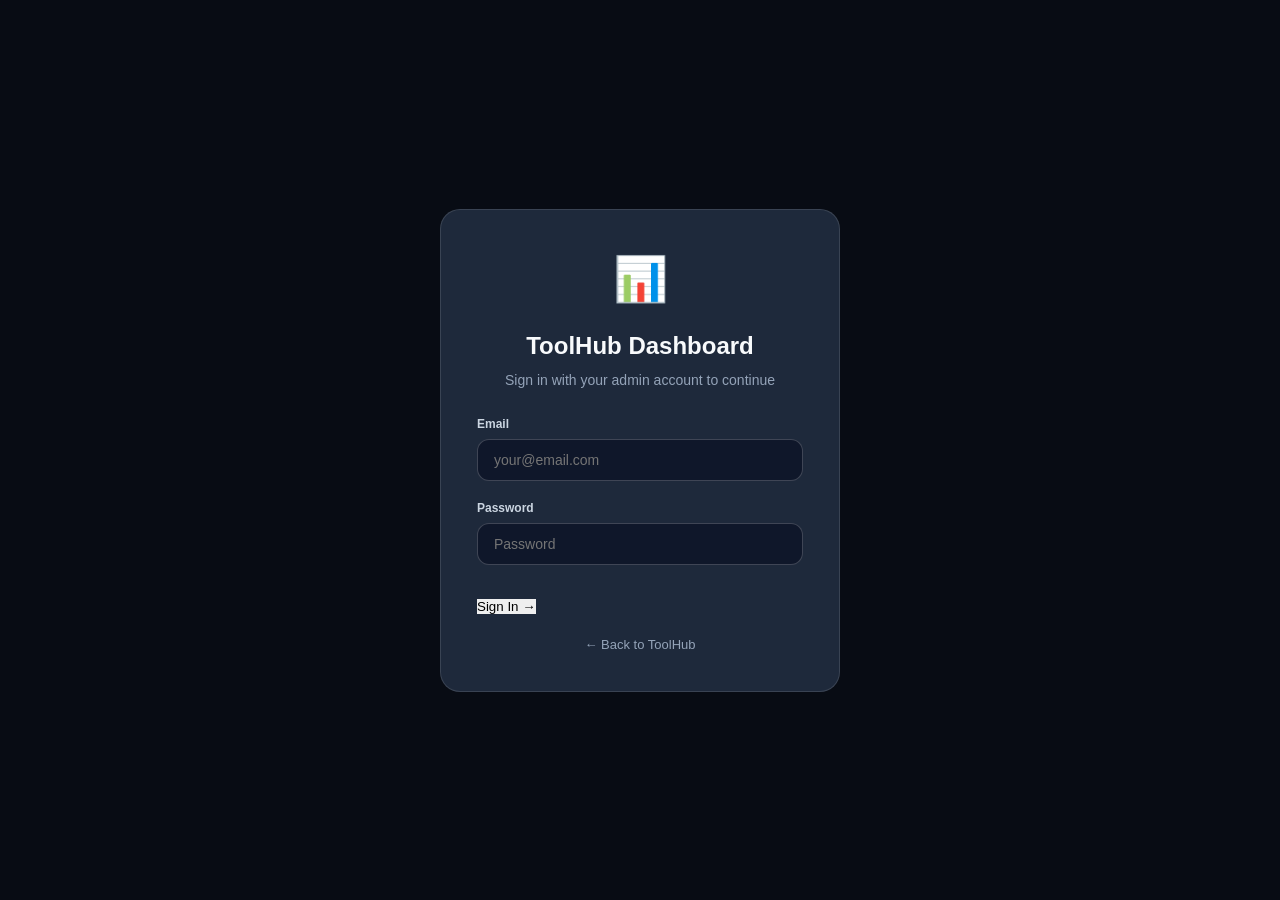
<file: admin-view.html>
<!DOCTYPE html>
<html lang="en">
<head>
  <meta charset="UTF-8">
  <meta name="viewport" content="width=device-width, initial-scale=1.0">
  <title>Dashboard — ToolHub</title>
  <meta name="robots" content="noindex, nofollow">
  <link rel="stylesheet" href="style.css">
  <script src="js/theme.js"></script>
  <style>
    /* ── Extra dashboard styles ── */
    .badge-ev     { display:inline-block;padding:3px 10px;border-radius:6px;font-size:11px;font-weight:700;white-space:nowrap; }
    .badge-register    { background:rgba(34,197,94,0.15); color:#4ade80; }
    .badge-login       { background:rgba(59,130,246,0.15);color:#60a5fa; }
    .badge-owner_login { background:rgba(251,191,36,0.15);color:#fbbf24; }
    .badge-logout      { background:rgba(100,116,139,0.12);color:#94a3b8;}
    .badge-tool_use    { background:rgba(168,85,247,0.15);color:#c084fc; }
    .badge-download    { background:rgba(34,197,94,0.15); color:#4ade80; }
    .badge-page_view   { background:rgba(59,130,246,0.08);color:#93c5fd; }

    .tab-bar  { display:flex;gap:8px;margin-bottom:22px;flex-wrap:wrap; }
    .tab-btn  { padding:9px 18px;border-radius:9px;background:var(--card);border:1px solid var(--border);color:var(--muted);font-size:13px;font-weight:600;cursor:pointer;transition:all .2s; }
    .tab-btn.active { background:var(--blue);border-color:var(--blue);color:#fff; }
    .tab-content       { display:none; }
    .tab-content.active{ display:block; }

    .search-bar { width:100%;padding:10px 14px;border-radius:9px;background:var(--card);border:1px solid var(--border);color:var(--text);font-size:14px;outline:none;margin-bottom:16px; }
    .search-bar:focus  { border-color:var(--blue); }

    .danger-zone { background:rgba(239,68,68,.05);border:1px solid rgba(239,68,68,.2);border-radius:12px;padding:16px;margin-top:24px; }
    .danger-zone h4  { color:var(--red);font-size:14px;margin-bottom:10px; }

    /* gate */
    #gate { min-height:100vh;display:flex;align-items:center;justify-content:center;padding:24px; }
    .gate-card { width:100%;max-width:400px;background:var(--card);border:1px solid var(--border);border-radius:20px;padding:36px;box-shadow:0 20px 60px var(--shadow); }
    .gate-icon { font-size:44px;text-align:center;margin-bottom:16px; }
    .gate-title{ font-family:'Plus Jakarta Sans',sans-serif;font-size:24px;font-weight:700;text-align:center;margin-bottom:6px; }
    .gate-sub  { color:var(--muted);font-size:14px;text-align:center;margin-bottom:24px; }
    .gate-err  { background:rgba(239,68,68,.08);border:1px solid rgba(239,68,68,.2);border-radius:8px;padding:10px 14px;color:var(--red);font-size:13px;margin-bottom:14px;display:none; }

    @media(max-width:600px){ .admin-panel{padding:20px 3% 40px;} }
  </style>
</head>
<body>

<!-- LOGIN GATE -->
<div id="gate">
  <div class="gate-card">
    <div class="gate-icon">📊</div>
    <h1 class="gate-title">ToolHub Dashboard</h1>
    <p class="gate-sub">Sign in with your admin account to continue</p>

    <div class="gate-err" id="gate-err">⚠️ Incorrect email or password.</div>

    <div class="form-group">
      <label class="form-label">Email</label>
      <input class="form-input" type="email" id="g-email"
        placeholder="your@email.com" autocomplete="email">
    </div>
    <div class="form-group" style="margin-top:12px;">
      <label class="form-label">Password</label>
      <input class="form-input" type="password" id="g-pass"
        placeholder="Password" autocomplete="current-password">
    </div>
    <button class="auth-btn" id="gate-btn" style="margin-top:16px;"
      onclick="gateLogin()">Sign In →</button>

    <p style="text-align:center;margin-top:18px;font-size:13px;">
      <a href="index.html" style="color:var(--muted);">← Back to ToolHub</a>
    </p>
  </div>
</div>

<!-- DASHBOARD -->
<div id="app" hidden>

  <nav class="navbar">
    <a href="index.html" class="nav-logo">
      <div class="nav-logo-icon">🛠️</div>
      Tool<span>Hub</span>
    </a>
    <span style="font-size:12px;background:var(--blue-glow);border:1px solid rgba(59,130,246,.25);color:var(--accent);padding:4px 12px;border-radius:6px;font-weight:600;">📊 Admin Dashboard</span>
    <div class="nav-right">
      <button class="btn btn-icon btn-secondary" data-theme-toggle onclick="Theme.toggle()">☀️</button>
      <span id="nav-name" style="font-size:13px;color:var(--muted);"></span>
      <button class="btn btn-ghost" style="font-size:13px;" onclick="signOut()">🚪 Sign Out</button>
    </div>
  </nav>

  <div class="admin-panel">

    <div style="display:flex;align-items:center;justify-content:space-between;margin-bottom:24px;flex-wrap:wrap;gap:12px;">
      <div>
        <h1 style="font-family:'Plus Jakarta Sans',sans-serif;font-size:26px;font-weight:700;letter-spacing:-.5px;">📊 ToolHub User Activity & Usage Dashboard</h1>
        <p id="dash-sub" style="color:var(--muted);font-size:13px;margin-top:4px;"></p>
      </div>
      <div style="display:flex;gap:10px;align-items:center;flex-wrap:wrap;">
        <select id="time-filter" class="form-input" style="width:auto;padding:8px 12px;font-size:13px;" onchange="refresh()">
          <option value="0" selected>All Time (Full History)</option>
          <option value="24">Last 24 Hours</option>
          <option value="48">Last 48 Hours (Recent User Files)</option>
          <option value="168">Last 7 Days</option>
          <option value="720">Last 30 Days</option>
        </select>
        <label style="font-size:12px;display:flex;align-items:center;gap:6px;color:var(--muted);cursor:pointer;background:var(--card);padding:8px 12px;border-radius:8px;border:1px solid var(--border);">
          <input type="checkbox" id="auto-refresh-check" onchange="toggleAutoRefresh(this.checked)"> ⚡ Live Auto-Refresh (10s)
        </label>
        <button class="btn btn-secondary" onclick="refresh()">🔄 Refresh</button>
        <button class="btn btn-secondary" onclick="exportCSV()">📥 Export CSV</button>
      </div>
    </div>

    <!-- Stats -->
    <div class="admin-stats" id="stats-row"></div>

    <!-- Tabs -->
    <div class="tab-bar">
      <button class="tab-btn active" id="tab-btn-logs"  onclick="showTab('logs')">📋 Activity Logs (Users & Tools)</button>
      <button class="tab-btn"        id="tab-btn-users" onclick="showTab('users')">👥 Registered Users</button>
      <button class="tab-btn"        id="tab-btn-usage" onclick="showTab('usage')">📊 Tool Usage Stats</button>
    </div>

    <!-- Logs -->
    <div class="tab-content active" id="tab-logs">
      <input class="search-bar" id="log-search" type="text"
        placeholder="🔍 Search by user name, email, tool used (e.g. image-enhancer), device..." oninput="renderLogs()">
      <div class="data-table-wrap">
        <table class="data-table">
          <thead>
            <tr>
              <th>Time</th>
              <th>Event</th>
              <th>User Name</th>
              <th>User Email</th>
              <th>Tool / Action Detail</th>
              <th>Device & Browser</th>
              <th>Preview</th>
            </tr>
          </thead>
          <tbody id="logs-tbody"></tbody>
        </table>
      </div>
      <p style="margin-top:10px;font-size:12px;color:var(--muted);" id="logs-count"></p>
    </div>

    <!-- Users -->
    <div class="tab-content" id="tab-users">
      <div style="margin-bottom:14px;padding:12px 16px;background:var(--card);border:1px solid var(--border);border-radius:12px;display:flex;align-items:center;justify-content:space-between;flex-wrap:wrap;gap:10px;">
        <div style="font-size:13px;font-weight:600;color:var(--text);">
          💬 WhatsApp Contact: <a href="https://wa.me/92329289993" target="_blank" style="color:#22c55e;font-weight:800;text-decoration:none;">+92 329 2899993 💬</a>
        </div>
        <div style="font-size:12px;color:var(--muted);">Click ⚡ Grant Pro to allow unlimited tool uses for any registered user.</div>
      </div>
      <div class="data-table-wrap">
        <table class="data-table">
          <thead><tr><th>Name</th><th>Email</th><th>Registered Date</th><th>Plan Status</th><th>Actions</th></tr></thead>
          <tbody id="users-tbody"></tbody>
        </table>
      </div>
      <p style="margin-top:10px;font-size:12px;color:var(--muted);" id="users-count"></p>
    </div>

    <!-- Usage -->
    <div class="tab-content" id="tab-usage">
      <div id="usage-grid" style="display:grid;grid-template-columns:repeat(auto-fill,minmax(200px,1fr));gap:14px;"></div>
    </div>

    <!-- Danger -->
    <div class="danger-zone">
      <h4>⚠️ Danger Zone</h4>
      <button class="btn btn-red" onclick="clearLogs()">🗑️ Clear Local Logs Cache</button>
    </div>
  </div>
</div>

<div id="toast"></div>

<!-- IMAGE PREVIEW MODAL FOR ADMIN -->
<div id="img-modal" style="position:fixed;inset:0;background:rgba(0,0,0,0.85);backdrop-filter:blur(8px);display:none;align-items:center;justify-content:center;z-index:9999;padding:20px;" onclick="closeImageModal()">
  <div style="position:relative;max-width:90vw;max-height:90vh;text-align:center;" onclick="event.stopPropagation()">
    <button onclick="closeImageModal()" style="position:absolute;top:-12px;right:-12px;background:var(--red);color:white;border:none;border-radius:50%;width:32px;height:32px;font-size:16px;cursor:pointer;font-weight:bold;box-shadow:0 4px 12px rgba(0,0,0,0.4);">✕</button>
    <img id="img-modal-src" style="max-width:100%;max-height:75vh;border-radius:12px;box-shadow:0 12px 40px rgba(0,0,0,0.6);display:block;margin:0 auto 12px;object-fit:contain;" />
    <div id="img-modal-title" style="color:white;font-size:14px;font-weight:600;"></div>
    <a id="img-modal-dl" download style="display:inline-block;margin-top:12px;background:var(--blue);color:white;padding:10px 22px;border-radius:10px;text-decoration:none;font-size:13.5px;font-weight:800;box-shadow:0 4px 16px rgba(59,130,246,0.45);">⬇️ Download High-Res File (From Cloud Database)</a>
  </div>
</div>

<!-- Supabase Tracker Script -->
<script src="js/supabase-tracker.js"></script>

<script>
// ═══════════════════════════════════════════════
//  OWNER CREDENTIALS
// ═══════════════════════════════════════════════
const OWNER_EMAIL = 'msaqibali433@gmail.com';
const OWNER_PASS  = 'Saqib@23';
const OWNER_NAME  = 'Saqib Ali';

// ── localStorage keys ──
const KEY_USERS = '_th_u';
const KEY_LOGS  = '_th_evts';
const KEY_GATE  = '_th_gv';

// In-memory cache for cloud data
let _cloudLogs  = [];
let _cloudUsers = [];
let _autoRefreshInterval = null;
window._dashboardOpen = false;

// ══════════════════════════════════════════════
//  GATE LOGIN
// ══════════════════════════════════════════════
function gateLogin() {
  const email = (document.getElementById('g-email').value || '').trim().toLowerCase();
  const pass  = document.getElementById('g-pass').value || '';
  const btn   = document.getElementById('gate-btn');
  const err   = document.getElementById('gate-err');

  err.style.display = 'none';

  if (email === OWNER_EMAIL.toLowerCase() && pass === OWNER_PASS) {
    sessionStorage.setItem(KEY_GATE, '1');
    showDashboard();
  } else {
    err.style.display = 'block';
    btn.textContent = 'Try Again →';
    setTimeout(() => { btn.textContent = 'Sign In →'; }, 2000);
  }
}

document.getElementById('g-email').addEventListener('keydown', e => { if (e.key==='Enter') document.getElementById('g-pass').focus(); });
document.getElementById('g-pass').addEventListener('keydown',  e => { if (e.key==='Enter') gateLogin(); });

if (sessionStorage.getItem(KEY_GATE) === '1') showDashboard();

function showDashboard() {
  window._dashboardOpen = true;
  document.getElementById('gate').hidden = true;
  document.getElementById('app').hidden  = false;
  document.getElementById('nav-name').textContent = OWNER_NAME;
  document.getElementById('dash-sub').textContent =
    'Welcome, ' + OWNER_NAME + ' · ⚡ Syncing cloud activity logs…';
  refresh();
}

function signOut() {
  sessionStorage.removeItem(KEY_GATE);
  window._dashboardOpen = false;
  if (_autoRefreshInterval) clearInterval(_autoRefreshInterval);
  document.getElementById('gate').hidden = false;
  document.getElementById('app').hidden  = true;
  document.getElementById('g-email').value = '';
  document.getElementById('g-pass').value  = '';
}

function toggleAutoRefresh(enable) {
  if (_autoRefreshInterval) clearInterval(_autoRefreshInterval);
  if (enable) {
    _autoRefreshInterval = setInterval(() => refresh(), 10000);
    toast('⚡ Live 10s auto-refresh enabled!');
  } else {
    toast('Auto-refresh paused.');
  }
}

// ══════════════════════════════════════════════
//  SUPABASE DATA FETCH
// ══════════════════════════════════════════════
async function fetchCloudData() {
  if (!window.SupabaseTracker) return;

  try {
    const hours = parseInt(document.getElementById('time-filter')?.value || '0');
    const [events, users] = await Promise.all([
      SupabaseTracker.getRecentEvents(0), // Always fetch full cloud log set
      SupabaseTracker.getAllUsers(),
    ]);

    _cloudLogs  = events || [];
    _cloudUsers = users  || [];

    const timeLabel = hours === 0 ? 'All Time' : `Last ${hours}h`;
    document.getElementById('dash-sub').textContent =
      'Welcome, ' + OWNER_NAME + ' · ⚡ Supabase Cloud (' + _cloudLogs.length + ' events) · ' + timeLabel + ' · Updated ' + new Date().toLocaleTimeString();

  } catch (err) {
    console.warn('Supabase fetch error:', err);
    document.getElementById('dash-sub').textContent =
      'Welcome, ' + OWNER_NAME + ' · ⚠️ Cloud error — showing local cache';
  }
}

// ── Merged data helpers ──
function getLogTime(l) {
  if (!l) return Date.now();
  if (typeof l.t === 'number' && l.t > 0) return l.t;
  if (l.created_at) {
    const t = new Date(l.created_at).getTime();
    if (!isNaN(t) && t > 0) return t;
  }
  if (l.dt) {
    const t = new Date(l.dt).getTime();
    if (!isNaN(t) && t > 0) return t;
  }
  return Date.now();
}

function getLogs(applyFilter = true) {
  const local = (() => {
    try { return JSON.parse(localStorage.getItem(KEY_LOGS) || '[]'); }
    catch { return []; }
  })();

  const logMap = new Map();

  local.forEach(l => {
    const time = getLogTime(l);
    const key = `${time}_${l.ev}_${l.email||''}`;
    logMap.set(key, { ...l, t: time });
  });

  _cloudLogs.forEach(l => {
    const time = getLogTime(l);
    const key = `${l.id || time}_${l.ev}_${l.email||''}`;
    logMap.set(key, { ...l, t: time });
  });

  const merged = Array.from(logMap.values());

  if (applyFilter) {
    const hours = parseInt(document.getElementById('time-filter')?.value || '0');
    if (hours > 0) {
      const cutoff = Date.now() - hours * 3600 * 1000;
      return merged.filter(l => getLogTime(l) >= cutoff);
    }
  }

  return merged;
}

function getUsers() {
  const localObj = (() => {
    try { return JSON.parse(localStorage.getItem(KEY_USERS) || '{}'); }
    catch { return {}; }
  })();
  const localArr = Object.values(localObj);

  const userMap = new Map();

  localArr.forEach(u => {
    if (u.email) userMap.set(u.email.toLowerCase(), u);
  });

  _cloudUsers.forEach(u => {
    if (u.email) {
      const em = u.email.toLowerCase();
      const existing = userMap.get(em) || {};
      userMap.set(em, { ...existing, ...u });
    }
  });

  // Get ALL logs (unfiltered by time) to discover every registered user email
  const logs = getLogs(false);
  logs.forEach(l => {
    if (l.email) {
      const em = l.email.toLowerCase();
      if (!userMap.has(em)) {
        userMap.set(em, {
          email: em,
          name: l.name || em.split('@')[0],
          id: l.uid || 'u_' + getLogTime(l),
          createdAt: getLogTime(l),
          isPro: (em === OWNER_EMAIL.toLowerCase())
        });
      }
    }
  });

  const merged = Array.from(userMap.values());
  return merged.map(u => {
    const em = (u.email||'').toLowerCase();
    if (em === OWNER_EMAIL.toLowerCase()) {
      return { ...u, isPro: true, isOwner: true };
    }
    return u;
  });
}

// ══════════════════════════════════════════════
//  TABS
// ══════════════════════════════════════════════
function showTab(name) {
  ['logs','users','usage'].forEach(t => {
    document.getElementById('tab-' + t).classList.toggle('active', t === name);
    document.getElementById('tab-btn-' + t).classList.toggle('active', t === name);
  });
}

// ══════════════════════════════════════════════
//  REFRESH ALL
// ══════════════════════════════════════════════
async function refresh() {
  await fetchCloudData();
  renderStats();
  renderLogs();
  renderUsers();
  renderUsage();
}

// ══════════════════════════════════════════════
//  STATS
// ══════════════════════════════════════════════
function renderStats() {
  const logs      = getLogs();
  const users     = getUsers();
  const downloads = logs.filter(l => l.ev === 'download');
  const toolUses  = logs.filter(l => l.ev === 'tool_use');
  const proCount  = users.filter(u => u.isPro || u.isOwner || (u.email||'').toLowerCase() === OWNER_EMAIL.toLowerCase()).length;

  document.getElementById('stats-row').innerHTML = `
    <div class="admin-stat"><div class="val">${users.length}</div><div class="lbl">Registered Users</div></div>
    <div class="admin-stat"><div class="val" style="color:var(--yellow, #f59e0b);">${proCount}</div><div class="lbl">PRO Unlimited Users</div></div>
    <div class="admin-stat"><div class="val" style="color:var(--blue);">${toolUses.length}</div><div class="lbl">Tool Executions</div></div>
    <div class="admin-stat"><div class="val" style="color:var(--green);">${downloads.length}</div><div class="lbl">File Downloads</div></div>
  `;
}

// ══════════════════════════════════════════════
//  LOGS TABLE
// ══════════════════════════════════════════════
function parseDeviceStr(ua) {
  if (!ua) return '—';
  let os = '';
  if (/android/i.test(ua)) os = '📱 Android';
  else if (/iphone|ipad|ipod/i.test(ua)) os = '📱 iOS';
  else if (/windows/i.test(ua)) os = '💻 Windows';
  else if (/macintosh|mac os/i.test(ua)) os = '💻 Mac';
  else if (/linux/i.test(ua)) os = '💻 Linux';

  let browser = '';
  if (/edg/i.test(ua)) browser = 'Edge';
  else if (/chrome/i.test(ua)) browser = 'Chrome';
  else if (/firefox/i.test(ua)) browser = 'Firefox';
  else if (/safari/i.test(ua)) browser = 'Safari';

  return browser ? `${os} (${browser})` : (os || ua.slice(0,25));
}

function renderLogs() {
  const allLogs = [...getLogs()].sort((a, b) => (b.t||0) - (a.t||0));
  const q = (document.getElementById('log-search').value || '').trim().toLowerCase();
  const rows = q
    ? allLogs.filter(l =>
        (l.email||'').toLowerCase().includes(q) ||
        (l.name ||'').toLowerCase().includes(q) ||
        (l.ev   ||'').toLowerCase().includes(q) ||
        (l.tool ||'').toLowerCase().includes(q) ||
        (l.device||'').toLowerCase().includes(q) ||
        (l.fileName||'').toLowerCase().includes(q))
    : allLogs;

  const shown = rows.slice(0, 500);
  document.getElementById('logs-tbody').innerHTML = shown.length
    ? shown.map(l => {
        const evBadge = l.ev === 'login' ? '<span class="badge-ev badge-login">🔵 LOGIN</span>'
          : l.ev === 'register' ? '<span class="badge-ev badge-register">🟢 REGISTER</span>'
          : l.ev === 'tool_use' ? '<span class="badge-ev badge-tool_use">🟣 TOOL USE</span>'
          : l.ev === 'download' ? '<span class="badge-ev badge-download">🟢 DOWNLOAD</span>'
          : `<span class="badge-ev badge-page_view">${esc(l.ev || 'EVENT')}</span>`;

        const deviceStr = l.device || parseDeviceStr(l.ua);
        const waLink = l.email ? `<a href="https://wa.me/92329289993?text=${encodeURIComponent('Hi, regarding activity on ToolHub by ' + l.email)}" target="_blank" style="color:#22c55e;text-decoration:none;margin-left:4px;" title="Chat on WhatsApp">💬</a>` : '';

        return `
          <tr>
            <td style="white-space:nowrap;font-size:11px;color:var(--muted);">${fmtDate(l.t || l.created_at)}</td>
            <td>${evBadge}</td>
            <td style="font-size:13px;font-weight:600;">${esc(l.name || 'User')}</td>
            <td style="font-size:12px;color:var(--accent);">${esc(l.email || '—')} ${waLink}</td>
            <td style="font-size:12px;">${esc(detail(l))}</td>
            <td style="font-size:12px;color:var(--muted);">${esc(deviceStr)}</td>
            <td>
              ${l.previewUrl
                ? `<img src="${l.previewUrl}" style="height:38px;max-width:64px;object-fit:cover;border-radius:6px;border:1px solid var(--border);cursor:pointer;transition:transform .15s;" onmouseover="this.style.transform='scale(1.1)'" onmouseout="this.style.transform='scale(1)'" onclick="openImageModal(this,'${esc(l.fileName||'Preview')}')" title="Click to view full preview" />`
                : '<span style="color:var(--muted);font-size:11px;">—</span>'}
            </td>
          </tr>`;
      }).join('')
    : '<tr><td colspan="7" style="text-align:center;padding:24px;color:var(--muted);">No activity logs found</td></tr>';

  document.getElementById('logs-count').textContent =
    `Showing ${shown.length} of ${rows.length} activity records · Supabase Cloud + Local Cache`;
}

function openImageModal(imgEl, title) {
  const url = (typeof imgEl === 'string') ? imgEl : (imgEl ? imgEl.src : '');
  if (!url) return;
  document.getElementById('img-modal-src').src = url;
  document.getElementById('img-modal-title').textContent = title || 'Preview Image';
  document.getElementById('img-modal-dl').href = url;
  document.getElementById('img-modal').style.display = 'flex';
}

function closeImageModal() {
  document.getElementById('img-modal').style.display = 'none';
}

// ══════════════════════════════════════════════
//  USERS TABLE
// ══════════════════════════════════════════════
function toggleProUser(email) {
  const usersObj = (() => {
    try { return JSON.parse(localStorage.getItem(KEY_USERS) || '{}'); }
    catch { return {}; }
  })();

  const em = (email || '').toLowerCase();
  const existing = usersObj[em] || {};
  const currentPro = !!(existing.isPro || existing.isOwner || em === OWNER_EMAIL.toLowerCase());
  const newPro = !currentPro;

  usersObj[em] = {
    ...existing,
    email: em,
    name: existing.name || em.split('@')[0],
    isPro: newPro,
    createdAt: existing.createdAt || Date.now()
  };

  localStorage.setItem(KEY_USERS, JSON.stringify(usersObj));

  if (window.SupabaseTracker) {
    SupabaseTracker.saveUser(usersObj[em]);
  }

  toast(`✨ Plan updated for ${em}: ${newPro ? 'PRO Plan (Unlimited)' : 'FREE Plan'}`);
  refresh();
}

function renderUsers() {
  const users = getUsers();
  document.getElementById('users-tbody').innerHTML = users.length
    ? users.map(u => {
        const isPro = !!(u.isPro || u.isOwner || (u.email||'').toLowerCase() === OWNER_EMAIL.toLowerCase());
        const planBadge = isPro
          ? `<span style="background:rgba(245,158,11,0.15);color:#f59e0b;padding:3px 10px;border-radius:6px;font-size:11px;font-weight:800;">⚡ PRO PLAN</span>`
          : `<span style="background:rgba(100,116,139,0.15);color:var(--muted);padding:3px 10px;border-radius:6px;font-size:11px;font-weight:600;">FREE</span>`;

        const actionBtn = isPro
          ? `<button class="btn btn-secondary btn-sm" style="font-size:11px;padding:4px 10px;" onclick="toggleProUser('${esc(u.email)}')">Revoke Pro</button>`
          : `<button class="btn btn-primary btn-sm" style="font-size:11px;padding:4px 10px;background:#22c55e;border:none;" onclick="toggleProUser('${esc(u.email)}')">⚡ Grant Pro</button>`;

        const waLink = u.email ? `<a href="https://wa.me/92329289993?text=${encodeURIComponent('Hello Saqib, regarding user account: ' + u.email)}" target="_blank" style="color:#22c55e;text-decoration:none;font-size:12px;margin-left:6px;" title="Chat on WhatsApp">💬</a>` : '';

        return `
          <tr>
            <td style="font-weight:600;">${esc(u.name||'—')}</td>
            <td style="color:var(--accent);">${esc(u.email||'—')} ${waLink}</td>
            <td style="font-size:12px;color:var(--muted);">${fmtDate(u.createdAt)}</td>
            <td>${planBadge}</td>
            <td>${actionBtn}</td>
          </tr>`;
      }).join('')
    : '<tr><td colspan="5" style="text-align:center;padding:24px;color:var(--muted);">No registered users yet</td></tr>';

  document.getElementById('users-count').textContent =
    `${users.length} registered user${users.length !== 1 ? 's' : ''}`;
}

// ══════════════════════════════════════════════
//  USAGE GRID
// ══════════════════════════════════════════════
function renderUsage() {
  const uses = getLogs().filter(l => l.ev === 'tool_use' || l.ev === 'download');
  const map  = {};
  uses.forEach(l => {
    const k = l.tool || 'unknown';
    if (!map[k]) map[k] = { uses:0, downloads:0, users: new Set() };
    if (l.ev === 'tool_use')  map[k].uses++;
    if (l.ev === 'download')  map[k].downloads++;
    if (l.email) map[k].users.add(l.email);
  });

  const entries = Object.entries(map);
  document.getElementById('usage-grid').innerHTML = entries.length
    ? entries.map(([tool, d]) => `
        <div style="background:var(--card);border:1px solid var(--border);border-radius:14px;padding:18px;text-align:center;">
          <div style="font-size:28px;margin-bottom:8px;">${toolEmoji(tool)}</div>
          <div style="font-size:14px;font-weight:700;margin-bottom:4px;">${esc(toolLabel(tool))}</div>
          <div style="font-size:11px;color:var(--muted);margin-bottom:12px;">${d.users.size} unique user${d.users.size!==1?'s':''}</div>
          <div style="display:flex;gap:8px;justify-content:center;">
            <div style="background:var(--panel);border-radius:6px;padding:6px 10px;font-size:11px;min-width:50px;">
              <div style="font-weight:700;color:var(--accent);">${d.uses}</div>
              <div style="color:var(--muted);">uses</div>
            </div>
            <div style="background:var(--panel);border-radius:6px;padding:6px 10px;font-size:11px;min-width:50px;">
              <div style="font-weight:700;color:var(--green);">${d.downloads}</div>
              <div style="color:var(--muted);">downloads</div>
            </div>
          </div>
        </div>`).join('')
    : '<p style="color:var(--muted);text-align:center;padding:40px;grid-column:1/-1;">No tool usage recorded yet.</p>';
}

// ══════════════════════════════════════════════
//  CLEAR + EXPORT
// ══════════════════════════════════════════════
function clearLogs() {
  if (!confirm('Clear local logs cache?')) return;
  localStorage.removeItem(KEY_LOGS);
  _cloudLogs = [];
  refresh();
  toast('✅ Local logs cleared.');
}

function exportCSV() {
  const logs = getLogs();
  if (!logs.length) { toast('No logs to export.'); return; }
  const hdr = ['Time','Event','Name','Email','Tool','FileName','Device','UA'];
  const rows = logs.map(l => [
    new Date(l.t || l.created_at).toISOString(), l.ev||'', l.name||'', l.email||'',
    l.tool||'', l.fileName||'', l.device || parseDeviceStr(l.ua), (l.ua||'').replace(/,/g,' ')
  ]);
  const csv = [hdr, ...rows].map(r => r.map(c => '"'+String(c).replace(/"/g,'""')+'"').join(',')).join('\n');
  const a = document.createElement('a');
  a.href = URL.createObjectURL(new Blob([csv], { type:'text/csv' }));
  a.download = 'toolhub-logs-' + new Date().toISOString().slice(0,10) + '.csv';
  a.click();
  toast('📥 CSV exported!');
}

// ══════════════════════════════════════════════
//  UTILITIES
// ══════════════════════════════════════════════
function toolEmoji(t) {
  const map = {
    'image-enhancer':'🖼️','image-compressor':'🗜️','image-resizer':'📐','image-converter':'🔄','image-cropper':'✂️',
    'screenshot-cleaner':'📱','image-quality-analyzer':'🔍','background-remover':'🪄','color-palette-extractor':'🎨','id-photo-maker':'🪪',
    'pdf-compressor':'📄','image-to-pdf':'🔄','pdf-to-image':'🖼️','pdf-merger':'🧩','pdf-splitter':'✂️','pdf-to-text':'📝','pdf-page-organizer':'🗂️','pdf-watermark':'💧','pdf-metadata-cleaner':'🧹',
    'video-downloader':'📥','video-compressor':'🗜️','video-trimmer':'✂️','video-to-audio':'🎵','video-to-gif':'🎞️','thumbnail-maker':'🖼️','video-metadata-cleaner':'🧹',
    'target-compressor':'🎯','document-scanner':'📄','privacy-redactor':'🔒','file-quality-analyzer':'🔍','metadata-cleaner':'🧹','smart-file-fixer':'🛠️'
  };
  return map[t] || '🛠️';
}

function toolLabel(t) {
  const map = {
    'image-enhancer':'Image Enhancer','image-compressor':'Image Compressor','image-resizer':'Image Resizer','image-converter':'Image Converter','image-cropper':'Image Cropper',
    'screenshot-cleaner':'Screenshot Cleaner','image-quality-analyzer':'Image Quality Analyzer','background-remover':'Background Remover','color-palette-extractor':'Color Palette Extractor','id-photo-maker':'ID Photo Maker',
    'pdf-compressor':'PDF Compressor','image-to-pdf':'Image → PDF','pdf-to-image':'PDF to Image','pdf-merger':'PDF Merger','pdf-splitter':'PDF Splitter','pdf-to-text':'PDF → Text','pdf-page-organizer':'PDF Page Organizer','pdf-watermark':'PDF Watermark','pdf-metadata-cleaner':'PDF Metadata Cleaner',
    'video-downloader':'Video Downloader','video-compressor':'Video Compressor','video-trimmer':'Video Trimmer','video-to-audio':'Video → Audio','video-to-gif':'Video → GIF','thumbnail-maker':'Thumbnail Maker','video-metadata-cleaner':'Video Metadata Cleaner',
    'target-compressor':'Target Size Compressor','document-scanner':'Document Scanner','privacy-redactor':'Privacy Redactor','file-quality-analyzer':'File Quality Analyzer','metadata-cleaner':'General Metadata Cleaner','smart-file-fixer':'Smart File Fixer'
  };
  return map[t] ? `${toolEmoji(t)} ${map[t]}` : t;
}

function detail(l) {
  const p = [];
  if (l.tool)     p.push(toolLabel(l.tool));
  if (l.fileName) p.push(l.fileName);
  if (l.action && !l.tool) p.push(l.action);
  if (l.saving)   p.push(`Saved ${l.saving}%`);
  return p.join(' · ') || '—';
}

function fmtDate(ts) {
  if (!ts) return '—';
  const d = new Date(ts);
  return d.toLocaleDateString() + ' ' + d.toLocaleTimeString([], {hour:'2-digit',minute:'2-digit'});
}

function esc(s) {
  return String(s||'').replace(/&/g,'&amp;').replace(/</g,'&lt;').replace(/>/g,'&gt;');
}

let _tt;
function toast(msg) {
  const t = document.getElementById('toast');
  if (!t) return;
  t.textContent = msg; t.classList.add('show');
  clearTimeout(_tt); _tt = setTimeout(() => t.classList.remove('show'), 3000);
}
</script>
</body>
</html>
</file>
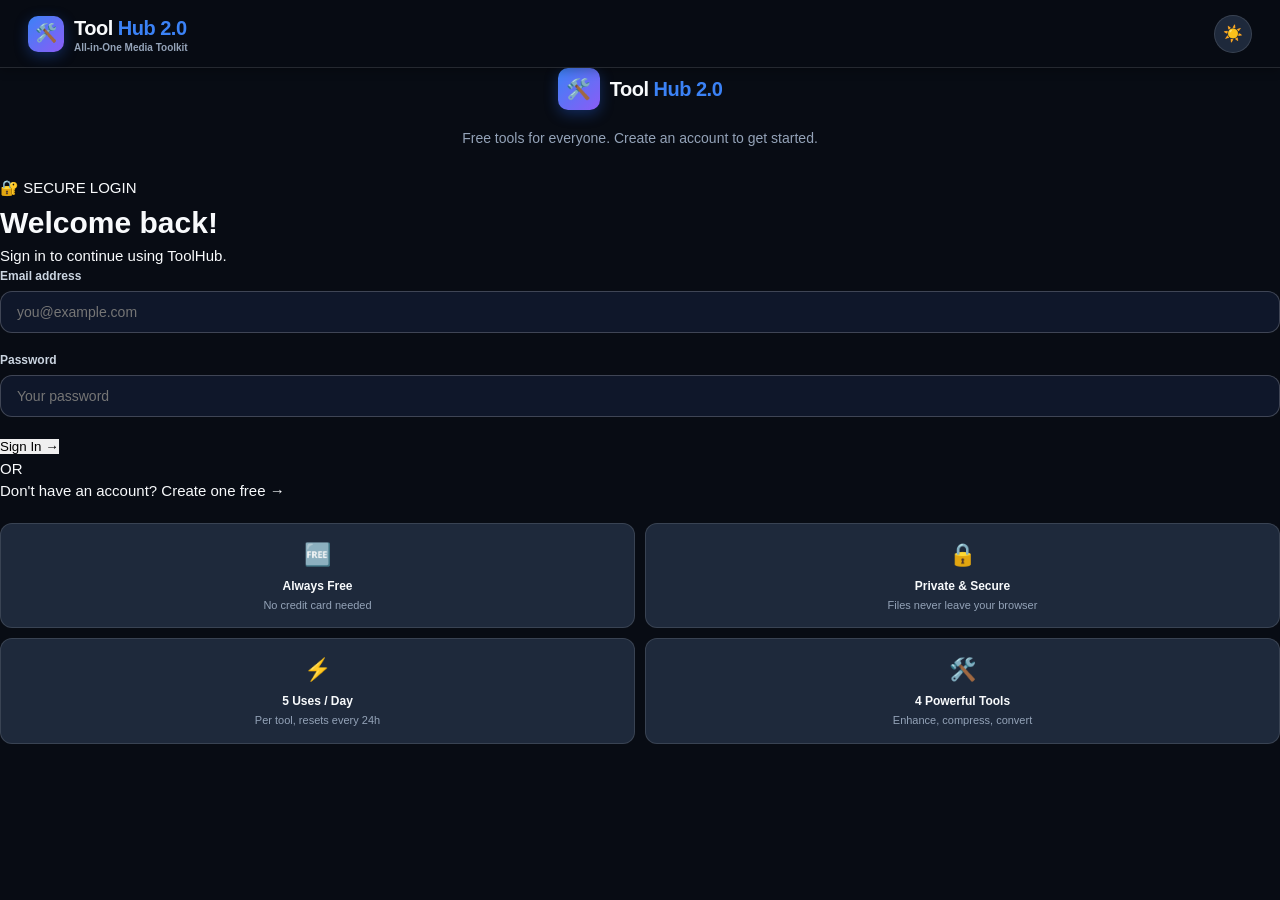
<file: auth.html>
<!DOCTYPE html>
<html lang="en">
<head>
  <meta charset="UTF-8">
  <meta name="viewport" content="width=device-width, initial-scale=1.0">
  <title>Sign In — ToolHub</title>
  <meta name="description" content="Sign in or create a free account to use ToolHub tools.">
  <link rel="stylesheet" href="style.css">
  <script src="js/theme.js"></script>
  <script src="js/supabase-tracker.js"></script>
  <script src="js/tracker.js"></script>
  <script src="js/auth.js"></script>
</head>
<body class="auth-page">

<nav class="navbar">
  <a href="index.html" class="nav-logo">
    <div class="nav-logo-icon">🛠️</div>
    <div class="logo-text-wrap">
      <div class="logo-title">Tool <span>Hub 2.0</span></div>
      <div class="logo-subtitle">All-in-One Media Toolkit</div>
    </div>
  </a>
  <div class="nav-right">
    <button class="nav-circle-btn" data-theme-toggle onclick="Theme.toggle()" title="Toggle Theme">☀️</button>
  </div>
</nav>

<main class="auth-main">
  <div class="auth-wrap">
    <!-- Heading -->
    <div style="text-align:center;margin-bottom:28px;">
      <div class="nav-logo" style="justify-content:center;margin-bottom:18px;font-size:22px;">
        <div class="nav-logo-icon" style="width:42px;height:42px;font-size:20px;">🛠️</div>
        <div class="logo-title">Tool <span>Hub 2.0</span></div>
      </div>
      <p style="color:var(--muted);font-size:14px;">Free tools for everyone. Create an account to get started.</p>
    </div>

    <div class="auth-card">
      <!-- Error -->
      <div class="form-error" id="form-error" hidden>
        <span>⚠️</span>
        <span id="error-text"></span>
      </div>

      <!-- LOGIN FORM -->
      <div id="login-view">
        <div class="auth-badge">🔐 SECURE LOGIN</div>
        <h1 class="auth-title">Welcome back!</h1>
        <p class="auth-subtitle">Sign in to continue using ToolHub.</p>

        <form id="login-form" autocomplete="on">
          <div class="form-group">
            <label class="form-label" for="login-email">Email address</label>
            <input class="form-input" type="email" id="login-email" name="email"
              autocomplete="email" placeholder="you@example.com" required>
            <div id="login-email-fb" style="font-size:11px;margin-top:4px;display:none;font-weight:600;"></div>
          </div>
          <div class="form-group">
            <label class="form-label" for="login-password">Password</label>
            <input class="form-input" type="password" id="login-password" name="password"
              autocomplete="current-password" placeholder="Your password" required>
          </div>
          <button class="auth-btn" type="submit" id="login-btn">
            <span id="login-spinner" class="spinner" hidden></span>
            Sign In →
          </button>
        </form>

        <div class="auth-divider"><span>OR</span></div>
        <div class="auth-toggle">
          <p>Don't have an account? <a onclick="switchView('register')">Create one free →</a></p>
        </div>
      </div>

      <!-- REGISTER FORM -->
      <div id="register-view" hidden>
        <div class="auth-badge">✨ FREE ACCOUNT</div>
        <h1 class="auth-title">Create account</h1>
        <p class="auth-subtitle">Join ToolHub — it's completely free. Get 5 uses per tool every day.</p>

        <form id="register-form" autocomplete="on">
          <div class="form-group">
            <label class="form-label" for="reg-name">Full name</label>
            <input class="form-input" type="text" id="reg-name" name="name"
              autocomplete="name" placeholder="Your name" required minlength="2">
          </div>
          <div class="form-group">
            <label class="form-label" for="reg-email">Email address</label>
            <input class="form-input" type="email" id="reg-email" name="email"
              autocomplete="email" placeholder="you@example.com" required>
            <div id="reg-email-fb" style="font-size:11px;margin-top:4px;display:none;font-weight:600;"></div>
          </div>
          <div class="form-group">
            <label class="form-label" for="reg-password">Password</label>
            <input class="form-input" type="password" id="reg-password" name="password"
              autocomplete="new-password" placeholder="At least 6 characters" required minlength="6">
          </div>
          <div class="form-group">
            <label class="form-label" for="reg-confirm">Confirm password</label>
            <input class="form-input" type="password" id="reg-confirm" name="confirm"
              autocomplete="new-password" placeholder="Repeat password" required minlength="6">
          </div>
          <button class="auth-btn" type="submit" id="register-btn"
            style="background:var(--green);">
            <span id="reg-spinner" class="spinner" hidden></span>
            Create Account →
          </button>
        </form>

        <div class="auth-divider"><span>OR</span></div>
        <div class="auth-toggle">
          <p>Already have an account? <a onclick="switchView('login')">Sign in →</a></p>
        </div>
      </div>
    </div>

    <!-- Features reminder -->
    <div style="display:grid;grid-template-columns:1fr 1fr;gap:10px;margin-top:20px;">
      <div style="background:var(--card);border:1px solid var(--border);border-radius:12px;padding:14px;text-align:center;">
        <div style="font-size:22px;margin-bottom:6px;">🆓</div>
        <div style="font-size:12px;font-weight:600;margin-bottom:2px;">Always Free</div>
        <div style="font-size:11px;color:var(--muted);">No credit card needed</div>
      </div>
      <div style="background:var(--card);border:1px solid var(--border);border-radius:12px;padding:14px;text-align:center;">
        <div style="font-size:22px;margin-bottom:6px;">🔒</div>
        <div style="font-size:12px;font-weight:600;margin-bottom:2px;">Private & Secure</div>
        <div style="font-size:11px;color:var(--muted);">Files never leave your browser</div>
      </div>
      <div style="background:var(--card);border:1px solid var(--border);border-radius:12px;padding:14px;text-align:center;">
        <div style="font-size:22px;margin-bottom:6px;">⚡</div>
        <div style="font-size:12px;font-weight:600;margin-bottom:2px;">5 Uses / Day</div>
        <div style="font-size:11px;color:var(--muted);">Per tool, resets every 24h</div>
      </div>
      <div style="background:var(--card);border:1px solid var(--border);border-radius:12px;padding:14px;text-align:center;">
        <div style="font-size:22px;margin-bottom:6px;">🛠️</div>
        <div style="font-size:12px;font-weight:600;margin-bottom:2px;">4 Powerful Tools</div>
        <div style="font-size:11px;color:var(--muted);">Enhance, compress, convert</div>
      </div>
    </div>
  </div>
</main>

<div id="toast"></div>

<script>
let currentView = 'login';

// Read redirect param
const params = new URLSearchParams(location.search);
const redirectTo = params.get('redirect') || '/index.html';
const startView = params.get('view') || 'login';

// If already logged in, redirect
if (Auth.isLoggedIn()) {
  location.replace(redirectTo);
}

function switchView(view) {
  currentView = view;
  document.getElementById('login-view').hidden = view !== 'login';
  document.getElementById('register-view').hidden = view !== 'register';
  document.getElementById('form-error').hidden = true;
}

// Start on correct view
switchView(startView);

// Show error
function showError(msg) {
  const box = document.getElementById('form-error');
  document.getElementById('error-text').textContent = msg;
  box.hidden = false;
  box.scrollIntoView({ behavior: 'smooth', block: 'nearest' });
}

// Login form
document.getElementById('login-form').addEventListener('submit', async e => {
  e.preventDefault();
  const btn = document.getElementById('login-btn');
  const spinner = document.getElementById('login-spinner');
  const email = document.getElementById('login-email').value;
  const password = document.getElementById('login-password').value;

  btn.disabled = true; spinner.hidden = false;
  document.getElementById('form-error').hidden = true;

  const result = await Auth.login(email, password);
  if (result.ok) {
    // If server sets a specific redirect (e.g. owner → admin panel), use it
    const dest = result.redirect || redirectTo;
    showToast('✅ Welcome, ' + result.user.name + '!');
    setTimeout(() => location.replace(dest), 600);
  } else {
    showError(result.error);
    btn.disabled = false; spinner.hidden = true;
  }
});


// Register form
document.getElementById('register-form').addEventListener('submit', async e => {
  e.preventDefault();
  const btn = document.getElementById('register-btn');
  const spinner = document.getElementById('reg-spinner');
  const name = document.getElementById('reg-name').value;
  const email = document.getElementById('reg-email').value;
  const password = document.getElementById('reg-password').value;
  const confirm = document.getElementById('reg-confirm').value;

  if (password !== confirm) { showError('Passwords do not match.'); return; }

  btn.disabled = true; spinner.hidden = false;
  document.getElementById('form-error').hidden = true;

  const result = await Auth.register(name, email, password);
  if (result.ok) {
    showToast('🎉 Account created! Welcome, ' + result.user.name + '!');
    setTimeout(() => location.replace(redirectTo), 700);
  } else {
    showError(result.error);
    btn.disabled = false; spinner.hidden = true;
  }
});

// Clear error on input
document.querySelectorAll('.form-input').forEach(el => {
  el.addEventListener('input', () => { document.getElementById('form-error').hidden = true; });
});

// Live Email Validation for auth.html
function bindEmailValidation(inputId, feedbackId) {
  const el = document.getElementById(inputId);
  const fb = document.getElementById(feedbackId);
  if (!el || !fb) return;
  el.addEventListener('input', () => {
    const val = el.value.trim();
    if (!val) {
      fb.style.display = 'none';
      el.style.borderColor = '';
      return;
    }
    const res = Auth.validateEmail(val);
    fb.style.display = 'block';
    if (res.valid) {
      fb.style.color = 'var(--green, #10b981)';
      fb.innerHTML = '✓ Valid email address format';
      el.style.borderColor = 'var(--green, #10b981)';
    } else {
      fb.style.color = '#ef4444';
      fb.innerHTML = '⚠️ ' + res.reason;
      el.style.borderColor = '#ef4444';
    }
  });
}
bindEmailValidation('login-email', 'login-email-fb');
bindEmailValidation('reg-email', 'reg-email-fb');

let toastTimer;
function showToast(msg) {
  const t = document.getElementById('toast');
  t.textContent = msg; t.classList.add('show');
  clearTimeout(toastTimer);
  toastTimer = setTimeout(() => t.classList.remove('show'), 3500);
}
</script>
</body>
</html>
</file>
<file: style.css>
:root, [data-theme="light"] {
  --bg: #f4f6fb;
  --bg2: #ffffff;
  --panel: rgba(255, 255, 255, 0.98);
  --card: #ffffff;
  --card-hover: #f8fafc;
  --border: #e2e8f0;
  --border2: #cbd5e1;
  --text: #0f172a;
  --text2: #334155;
  --muted: #64748b;
  --muted2: #94a3b8;
  --input-bg: #ffffff;
  --input-border: #cbd5e1;
  --shadow-sm: 0 2px 10px rgba(15, 23, 42, 0.04);
  --shadow-card: 0 10px 30px rgba(15, 23, 42, 0.06), 0 2px 6px rgba(15, 23, 42, 0.04);
  --shadow-3d: 0 20px 50px rgba(15, 23, 42, 0.08), inset 0 1px 0 #ffffff;
  --overlay: rgba(255, 255, 255, 0.94);
  
  --blue: #2563eb;
  --blue-dark: #1d4ed8;
  --blue-glow: rgba(37, 99, 235, 0.15);
  --green: #059669;
  --green-dark: #047857;
  --red: #dc2626;
  --purple: #7c3aed;
  --purple-dark: #6d28d9;
  --pink: #db2777;
  --accent: #2563eb;
  
  --gradient: linear-gradient(135deg, #2563eb 0%, #7c3aed 100%);
  --gradient-btn: linear-gradient(135deg, #3b82f6 0%, #6366f1 100%);
  --gradient-hero: linear-gradient(135deg, #eef4ff 0%, #f5f3ff 50%, #f0f9ff 100%);
}

[data-theme="dark"] {
  --bg: #080c14;
  --bg2: #0f172a;
  --panel: rgba(15, 23, 42, 0.94);
  --card: #1e293b;
  --card-hover: #334155;
  --border: rgba(255, 255, 255, 0.12);
  --border2: rgba(255, 255, 255, 0.2);
  --text: #f8fafc;
  --text2: #cbd5e1;
  --muted: #94a3b8;
  --muted2: #64748b;
  --input-bg: #0f172a;
  --input-border: rgba(255, 255, 255, 0.2);
  --shadow-sm: 0 2px 10px rgba(0,0,0,0.3);
  --shadow-card: 0 10px 30px rgba(0,0,0,0.4);
  --shadow-3d: 0 20px 50px rgba(0,0,0,0.5), inset 0 1px 1px rgba(255,255,255,0.2);
  --overlay: rgba(8, 12, 20, 0.94);
  
  --blue: #3b82f6;
  --blue-dark: #1d4ed8;
  --blue-glow: rgba(59, 130, 246, 0.25);
  --green: #10b981;
  --green-dark: #059669;
  --red: #ef4444;
  --purple: #8b5cf6;
  --purple-dark: #7c3aed;
  --pink: #ec4899;
  --accent: #60a5fa;
  
  --gradient: linear-gradient(135deg, #2563eb 0%, #7c3aed 100%);
  --gradient-btn: linear-gradient(135deg, #3b82f6 0%, #8b5cf6 100%);
  --gradient-hero: linear-gradient(135deg, #080c14 0%, #1e1b4b 50%, #0f172a 100%);
}

*, *::before, *::after { box-sizing: border-box; margin: 0; padding: 0; }
html { scroll-behavior: smooth; width: 100%; max-width: 100vw; overflow-x: hidden !important; }
body {
  background: var(--bg); color: var(--text);
  font-family: 'Plus Jakarta Sans', 'Inter', sans-serif; font-size: 15px; line-height: 1.5;
  -webkit-font-smoothing: antialiased; min-height: 100vh;
  transition: background .3s, color .3s;
  width: 100%; max-width: 100vw; overflow-x: hidden !important; position: relative;
}
a { text-decoration: none; color: inherit; }
button { font-family: inherit; cursor: pointer; border: none; }
input, select, textarea { font-family: inherit; }
img { max-width: 100%; }
[hidden] { display: none !important; }

::-webkit-scrollbar { width: 7px; height: 7px; }
::-webkit-scrollbar-track { background: var(--bg); }
::-webkit-scrollbar-thumb { background: var(--border2); border-radius: 4px; }

/* ============ NAVBAR ============ */
.navbar {
  position: sticky; top: 0; z-index: 100;
  background: var(--overlay);
  backdrop-filter: blur(20px); -webkit-backdrop-filter: blur(20px);
  border-bottom: 1px solid var(--border);
  padding: 0 28px; height: 68px;
  display: flex; align-items: center; justify-content: space-between; gap: 20px;
  box-shadow: var(--shadow-sm);
}
.nav-logo { display: flex; align-items: center; gap: 10px; flex-shrink: 0; }
.nav-logo-icon {
  width: 36px; height: 36px; background: var(--gradient-btn);
  border-radius: 10px; display: grid; place-items: center; font-size: 18px; color: white;
  box-shadow: 0 4px 14px rgba(37,99,235,0.35);
}
.logo-title { font-weight: 900; font-size: 20px; letter-spacing: -0.5px; color: var(--text); }
.logo-title span { color: var(--blue); }
.logo-subtitle { font-size: 10px; color: var(--muted); font-weight: 600; margin-top: -3px; }

.nav-center-pills { display: flex; align-items: center; gap: 6px; background: var(--bg); padding: 4px 6px; border-radius: 50px; border: 1px solid var(--border); }
.nav-pill {
  padding: 7px 15px; border-radius: 30px; font-size: 13px; font-weight: 600; color: var(--muted);
  transition: all .2s; white-space: nowrap;
}
.nav-pill:hover { color: var(--text); }
.nav-pill.active { background: var(--card); color: var(--blue); font-weight: 700; box-shadow: var(--shadow-sm); }

.nav-right { display: flex; align-items: center; gap: 10px; }
.nav-circle-btn {
  width: 38px; height: 38px; border-radius: 50%; background: var(--card); border: 1px solid var(--border);
  color: var(--text); display: grid; place-items: center; font-size: 16px; transition: all .2s;
}
.nav-circle-btn:hover { background: var(--card-hover); border-color: var(--blue); }

.nav-user-chip {
  display: flex; align-items: center; gap: 8px;
  background: var(--card); border: 1px solid var(--border2);
  border-radius: 50px; padding: 4px 14px 4px 6px;
  font-size: 13px; font-weight: 700; box-shadow: var(--shadow-sm);
}
.nav-avatar {
  width: 28px; height: 28px; border-radius: 50%;
  background: var(--gradient-btn); display: grid; place-items: center;
  font-size: 12px; font-weight: 800; color: white; flex-shrink: 0;
}

/* ============ BUTTONS ============ */
.btn {
  display: inline-flex; align-items: center; gap: 8px;
  padding: 10px 20px; border-radius: 12px;
  font-size: 14px; font-weight: 700;
  transition: all .2s cubic-bezier(0.4, 0, 0.2, 1); cursor: pointer; border: none;
  white-space: nowrap; text-align: center; justify-content: center;
}
.btn-sm { padding: 8px 14px; font-size: 13px; border-radius: 10px; }
.btn-lg { padding: 13px 26px; font-size: 15px; border-radius: 14px; }
.btn-full { width: 100%; }

.btn-primary { background: var(--gradient-btn); color: white; box-shadow: 0 4px 16px rgba(37,99,235,0.3); }
.btn-primary:hover { transform: translateY(-2px); box-shadow: 0 6px 20px rgba(37,99,235,0.4); }

.btn-secondary { background: var(--card); color: var(--text); border: 1px solid var(--border2); }
.btn-secondary:hover { background: var(--card-hover); border-color: var(--blue); transform: translateY(-1px); }

.btn-ghost { background: var(--card); color: var(--text); border: 1px solid var(--border); }
.btn-ghost:hover { background: var(--card-hover); }

.btn-green { background: var(--green); color: white; box-shadow: 0 4px 14px rgba(5,150,105,0.3); }
.btn-green:hover { background: var(--green-dark); transform: translateY(-1px); }

.btn-red { background: var(--red); color: white; box-shadow: 0 4px 14px rgba(220,38,38,0.3); }
.btn-red:hover { transform: translateY(-1px); }

.btn-purple { background: var(--purple); color: white; box-shadow: 0 4px 14px rgba(124,58,237,0.3); }
.btn-purple:hover { background: var(--purple-dark); transform: translateY(-1px); }

.btn-pink { background: var(--pink); color: white; box-shadow: 0 4px 14px rgba(219,39,119,0.3); }
.btn-pink:hover { transform: translateY(-1px); }

/* ============ LAYOUT GRID ============ */
.app-container {
  display: flex; gap: 24px; max-width: 1440px; margin: 0 auto; padding: 24px 28px;
}

/* SIDEBAR */
.sidebar {
  width: 210px; flex-shrink: 0; position: sticky; top: 92px; height: calc(100vh - 110px);
  display: flex; flex-direction: column; gap: 16px; overflow-y: auto;
}
.sidebar-header { font-size: 11px; font-weight: 800; letter-spacing: 1.2px; color: var(--muted); margin: 10px 0 4px 12px; }
.sidebar-group { display: flex; flex-direction: column; gap: 3px; }
.sidebar-item {
  display: flex; align-items: center; gap: 10px; padding: 9px 14px; border-radius: 12px;
  font-size: 13.5px; font-weight: 600; color: var(--muted); transition: all .2s;
}
.sidebar-item:hover { background: var(--card); color: var(--text); }
.sidebar-item.active { background: var(--card); color: var(--blue); font-weight: 800; box-shadow: var(--shadow-sm); }
.sidebar-icon { font-size: 16px; }

/* MAIN CONTENT */
.app-main { flex: 1; min-width: 0; }

/* ============ HERO CONTAINER ============ */
.hero-container { margin-bottom: 24px; }
.hero-banner {
  background: var(--gradient-hero); border: 1px solid var(--border);
  border-radius: 24px; padding: 36px 40px; display: grid; grid-template-columns: 1.15fr 0.85fr;
  align-items: center; gap: 32px; box-shadow: var(--shadow-card); position: relative; overflow: hidden;
}

.hero-pill-badge {
  display: inline-block; background: rgba(37,99,235,0.1); border: 1px solid rgba(37,99,235,0.25);
  border-radius: 100px; padding: 5px 14px; font-size: 10.5px; font-weight: 800; letter-spacing: 1.5px;
  color: var(--blue); margin-bottom: 14px; text-transform: uppercase;
}

.hero-title { font-family: 'Plus Jakarta Sans', sans-serif; font-size: clamp(34px, 4vw, 48px); font-weight: 900; letter-spacing: -1.5px; line-height: 1.1; margin-bottom: 6px; }
.gradient-text { background: var(--gradient-btn); -webkit-background-clip: text; -webkit-text-fill-color: transparent; }
.hero-subtitle { font-size: 17px; font-weight: 800; color: var(--text2); margin-bottom: 12px; letter-spacing: -0.3px; }
.hero-desc { color: var(--muted); font-size: 14px; line-height: 1.6; margin-bottom: 22px; max-width: 520px; }

/* HERO SEARCH */
.hero-search-wrap { position: relative; max-width: 520px; margin-bottom: 16px; z-index: 20; }
.hero-search-box {
  display: flex; align-items: center; background: var(--card); border: 1px solid var(--border2);
  border-radius: 16px; padding: 6px 12px 6px 16px; box-shadow: 0 8px 25px rgba(0,0,0,0.06); transition: all .2s;
}
.hero-search-box:focus-within { border-color: var(--blue); box-shadow: 0 0 0 4px var(--blue-glow); }
.search-box-icon { font-size: 18px; color: var(--muted); margin-right: 10px; }
.search-box-input { flex: 1; border: none; background: none; color: var(--text); font-size: 14px; outline: none; padding: 8px 0; }
.search-box-kbd { font-size: 11px; font-weight: 700; color: var(--muted); background: var(--bg); border: 1px solid var(--border); border-radius: 6px; padding: 3px 8px; }

.popular-tags-row { display: flex; align-items: center; gap: 8px; flex-wrap: wrap; font-size: 12px; }
.popular-label { font-weight: 700; color: var(--muted); }
.popular-tag {
  background: var(--card); border: 1px solid var(--border); border-radius: 20px;
  padding: 3px 12px; color: var(--text2); font-weight: 600; font-size: 11.5px; transition: all .2s;
}
.popular-tag:hover { border-color: var(--blue); color: var(--blue); }

/* HERO VISUAL CARD */
.hero-visual-card { position: relative; }
.hero-visual-box {
  background: var(--card); border: 1px solid var(--border2); border-radius: 24px;
  padding: 24px; box-shadow: var(--shadow-card); display: flex; flex-direction: column; gap: 14px;
}
.visual-box-icon { font-size: 40px; text-align: center; }

.feature-stack { display: flex; flex-direction: column; gap: 10px; }
.feature-stack-item {
  display: flex; align-items: center; gap: 12px; background: var(--bg);
  border: 1px solid var(--border); border-radius: 14px; padding: 10px 14px; font-size: 12px;
}
.fsi-icon {
  width: 32px; height: 32px; border-radius: 10px; display: grid; place-items: center; font-size: 15px; flex-shrink: 0;
}
.fsi-icon.blue { background: rgba(37,99,235,0.12); color: var(--blue); }
.fsi-icon.orange { background: rgba(245,158,11,0.12); color: #f59e0b; }
.fsi-icon.purple { background: rgba(124,58,237,0.12); color: var(--purple); }
.fsi-icon.green { background: rgba(16,185,129,0.12); color: var(--green); }

.floating-pill-badge {
  text-align: center; background: rgba(37,99,235,0.08); border: 1px solid rgba(37,99,235,0.2);
  border-radius: 30px; padding: 6px 14px; font-size: 11.5px; font-weight: 700; color: var(--blue);
}

/* ============ METRICS BAR ============ */
.metrics-bar {
  display: grid; grid-template-columns: repeat(5, 1fr); gap: 14px; margin-bottom: 32px;
}
.metric-card {
  background: var(--card); border: 1px solid var(--border); border-radius: 16px;
  padding: 14px 16px; display: flex; align-items: center; gap: 12px; box-shadow: var(--shadow-sm);
}
.metric-icon { width: 38px; height: 38px; border-radius: 12px; display: grid; place-items: center; font-size: 18px; flex-shrink: 0; }
.metric-icon.blue { background: rgba(37,99,235,0.12); }
.metric-icon.green { background: rgba(16,185,129,0.12); }
.metric-icon.orange { background: rgba(245,158,11,0.12); }
.metric-icon.purple { background: rgba(124,58,237,0.12); }
.metric-icon.red { background: rgba(220,38,38,0.12); }

.metric-card h4 { font-size: 15px; font-weight: 800; line-height: 1.2; }
.metric-card p { font-size: 11.5px; color: var(--muted); font-weight: 600; }

/* ============ SECTION HEADERS & CARDS ============ */
.section-container { margin-bottom: 36px; }
.section-header-flex { display: flex; align-items: center; justify-content: space-between; margin-bottom: 20px; }
.section-title { font-size: 20px; font-weight: 800; letter-spacing: -0.4px; }
.section-subtitle { font-size: 13px; color: var(--muted); margin-top: 2px; }

/* POPULAR TOOLS GRID */
.popular-tools-grid { display: grid; grid-template-columns: repeat(6, 1fr); gap: 14px; }
.popular-card {
  background: var(--card); border: 1px solid var(--border); border-radius: 18px;
  padding: 18px; display: flex; flex-direction: column; gap: 10px; box-shadow: var(--shadow-sm);
  transition: transform .2s, border-color .2s;
}
.popular-card:hover { transform: translateY(-3px); border-color: var(--blue); }

.popular-card-top { display: flex; align-items: center; justify-content: space-between; }
.popular-icon { width: 40px; height: 40px; border-radius: 12px; display: grid; place-items: center; font-size: 20px; }
.popular-icon.blue { background: rgba(37,99,235,0.12); }
.popular-icon.green { background: rgba(16,185,129,0.12); }
.popular-icon.red { background: rgba(220,38,38,0.12); }
.popular-icon.purple { background: rgba(124,58,237,0.12); }
.popular-icon.pink { background: rgba(219,39,119,0.12); }

.tag { font-size: 9.5px; font-weight: 800; letter-spacing: 0.5px; padding: 3px 8px; border-radius: 6px; }
.tag-blue { background: rgba(37,99,235,0.15); color: var(--blue); }
.tag-green { background: rgba(16,185,129,0.15); color: var(--green); }
.tag-red { background: rgba(220,38,38,0.15); color: var(--red); }
.tag-purple { background: rgba(124,58,237,0.15); color: var(--purple); }
.tag-pink { background: rgba(219,39,119,0.15); color: var(--pink); }

.popular-card h4 { font-size: 14.5px; font-weight: 800; }
.popular-card p { font-size: 12px; color: var(--muted); line-height: 1.5; flex: 1; }

/* CATEGORY BIG CARDS GRID */
.category-cards-grid { display: grid; grid-template-columns: 1fr 1fr; gap: 20px; }
.category-block-card {
  background: var(--card); border: 1px solid var(--border); border-radius: 20px;
  padding: 24px; display: flex; flex-direction: column; gap: 18px; box-shadow: var(--shadow-sm);
}
.cat-block-header { display: flex; align-items: center; gap: 14px; }
.cat-block-icon { width: 44px; height: 44px; border-radius: 14px; display: grid; place-items: center; font-size: 22px; flex-shrink: 0; }
.cat-block-icon.blue { background: rgba(37,99,235,0.12); }
.cat-block-icon.red { background: rgba(220,38,38,0.12); }
.cat-block-icon.purple { background: rgba(124,58,237,0.12); }
.cat-block-icon.green { background: rgba(16,185,129,0.12); }

.cat-block-header h4 { font-size: 16px; font-weight: 800; }
.cat-block-header p { font-size: 12px; color: var(--muted); margin-top: 1px; }
.cat-count-badge { margin-left: auto; font-size: 11px; font-weight: 700; color: var(--muted); background: var(--bg); padding: 4px 10px; border-radius: 12px; border: 1px solid var(--border); }

.cat-block-links { display: grid; grid-template-columns: 1fr 1fr; gap: 8px; }
.cat-block-links a {
  display: flex; align-items: center; gap: 8px; font-size: 13px; font-weight: 600;
  color: var(--text2); padding: 8px 12px; border-radius: 10px; background: var(--bg);
  transition: all .2s; text-decoration: none;
}
.cat-block-links a:hover { background: var(--card-hover); color: var(--blue); }

.cat-block-action {
  text-align: center; padding: 10px; border-radius: 12px; font-size: 13px; font-weight: 700; text-decoration: none;
}
.cat-block-action.blue { background: rgba(37,99,235,0.1); color: var(--blue); }
.cat-block-action.blue:hover { background: var(--blue); color: white; }
.cat-block-action.red { background: rgba(220,38,38,0.1); color: var(--red); }
.cat-block-action.red:hover { background: var(--red); color: white; }
.cat-block-action.purple { background: rgba(124,58,237,0.1); color: var(--purple); }
.cat-block-action.purple:hover { background: var(--purple); color: white; }
.cat-block-action.green { background: rgba(16,185,129,0.1); color: var(--green); }
.cat-block-action.green:hover { background: var(--green); color: white; }

/* ============ SEARCH RESULTS DROPDOWN ============ */
.hero-search-results {
  position: absolute; top: 100%; left: 0; right: 0; margin-top: 8px;
  background: var(--card); border: 1px solid var(--border2); border-radius: 16px;
  padding: 8px; box-shadow: var(--shadow-card); display: none; max-height: 340px; overflow-y: auto; z-index: 100;
}
.hero-search-results.active { display: flex; flex-direction: column; gap: 4px; }
.search-item {
  display: flex; align-items: center; gap: 12px; padding: 10px 14px; border-radius: 12px;
  text-decoration: none; color: var(--text); transition: background .2s;
}
.search-item:hover { background: var(--card-hover); }
.search-item-icon { font-size: 20px; }
.search-item-title { font-size: 13.5px; font-weight: 700; }
.search-item-desc { font-size: 11.5px; color: var(--muted); }
.search-item-cat { margin-left: auto; font-size: 10px; font-weight: 800; text-transform: uppercase; padding: 3px 8px; border-radius: 6px; background: var(--bg); color: var(--muted); }

/* ============ FOOTER ============ */
.footer { background: var(--card); border-top: 1px solid var(--border); padding: 48px 28px 24px; margin-top: 40px; }
.footer-inner { max-width: 1440px; margin: 0 auto; }
.footer-top { display: grid; grid-template-columns: 1.4fr repeat(4, 1fr); gap: 36px; margin-bottom: 36px; }
.footer-brand p { color: var(--muted); font-size: 13px; margin-top: 12px; line-height: 1.6; max-width: 280px; }
.footer-links { display: flex; flex-direction: column; gap: 10px; }
.footer-links h4 { font-size: 14px; font-weight: 800; color: var(--text); margin-bottom: 6px; }
.footer-links a { font-size: 13px; color: var(--muted); transition: color .2s; font-weight: 500; }
.footer-links a:hover { color: var(--blue); }
.footer-bottom { border-top: 1px solid var(--border); padding-top: 24px; display: flex; align-items: center; justify-content: space-between; gap: 20px; font-size: 13px; color: var(--muted); flex-wrap: wrap; }
.footer-social { display: flex; gap: 14px; font-size: 18px; }

/* ============ AUTH MODAL ============ */
.modal-overlay {
  position: fixed; top: 0; left: 0; right: 0; bottom: 0; z-index: 1000;
  background: rgba(8, 12, 20, 0.7); backdrop-filter: blur(12px); -webkit-backdrop-filter: blur(12px);
  display: flex; align-items: center; justify-content: center; padding: 20px;
  opacity: 0; pointer-events: none; transition: opacity .25s ease;
}
.modal-overlay.open { opacity: 1; pointer-events: auto; }

.modal-card {
  background: var(--card); border: 1px solid var(--border2); border-radius: 24px;
  padding: 36px 32px; width: 100%; max-width: 460px; box-shadow: 0 25px 70px rgba(0,0,0,0.4);
  transform: scale(0.95); transition: transform .25s ease; position: relative; color: var(--text);
}
.modal-overlay.open .modal-card { transform: scale(1); }

/* AUTH MODAL SPLIT LAYOUT (PROTOTYPE MATCH) */
.modal-card.auth-modal-split {
  max-width: 820px; display: grid; grid-template-columns: 1fr 1.15fr; padding: 0; overflow: hidden;
}
.auth-modal-left {
  background: linear-gradient(135deg, rgba(59,130,246,0.1) 0%, rgba(139,92,246,0.18) 100%);
  border-right: 1px solid var(--border); padding: 36px 32px; display: flex; flex-direction: column; justify-content: space-between;
}
.auth-modal-right { padding: 36px 32px; }

@media (max-width: 768px) {
  .modal-card.auth-modal-split { grid-template-columns: 1fr; max-width: 440px; }
  .auth-modal-left { display: none; }
}

.modal-close {
  position: absolute; top: 18px; right: 20px; width: 32px; height: 32px; border-radius: 50%;
  background: var(--bg); border: 1px solid var(--border); color: var(--muted); font-size: 16px;
  cursor: pointer; display: grid; place-items: center; transition: all .2s;
}
.modal-close:hover { color: var(--text); background: var(--card-hover); }

.auth-tabs { display: flex; gap: 8px; margin-bottom: 24px; background: var(--bg); padding: 4px; border-radius: 14px; border: 1px solid var(--border); }
.auth-tab { flex: 1; padding: 10px; border-radius: 10px; font-size: 13px; font-weight: 700; background: none; border: none; color: var(--muted); cursor: pointer; transition: all .2s; }
.auth-tab.active { background: var(--card); color: var(--text); box-shadow: var(--shadow-sm); }

.form-group { margin-bottom: 18px; display: flex; flex-direction: column; gap: 6px; }
.form-label { font-size: 12px; font-weight: 700; color: var(--text2); }
.form-input {
  background: var(--input-bg); border: 1px solid var(--input-border); border-radius: 12px;
  padding: 12px 16px; color: var(--text); font-size: 14px; outline: none; transition: all .2s;
}
.form-input:focus { border-color: var(--blue); box-shadow: 0 0 0 3px var(--blue-glow); }
.form-error {
  background: rgba(220, 38, 38, 0.1); border: 1px solid rgba(220, 38, 38, 0.3);
  border-radius: 12px; padding: 12px 16px; color: var(--red); font-size: 13px; margin-bottom: 18px; font-weight: 600;
}

/* ============ NAV SEARCH BAR & USER DROPDOWN ============ */
.nav-search-bar {
  position: relative; flex: 1; max-width: 480px; margin: 0 16px;
  display: flex; align-items: center; background: var(--bg); border: 1px solid var(--border);
  border-radius: 50px; padding: 4px 14px; transition: all .2s;
}
.nav-search-bar:focus-within { border-color: var(--blue); background: var(--card); box-shadow: 0 0 0 3px var(--blue-glow); }
.nav-search-icon { font-size: 15px; color: var(--muted); margin-right: 8px; }
.nav-search-bar input { flex: 1; border: none; background: none; outline: none; font-size: 13px; color: var(--text); padding: 5px 0; }
.nav-search-kbd { font-size: 10px; font-weight: 700; color: var(--muted); background: var(--card); border: 1px solid var(--border); border-radius: 6px; padding: 2px 6px; }

.nav-notif-btn { position: relative; }
.notif-dot { position: absolute; top: 6px; right: 6px; width: 8px; height: 8px; background: #ef4444; border-radius: 50%; box-shadow: 0 0 0 2px var(--card); }

/* USER CHIP & DROPDOWN */
.nav-user-dropdown-wrap { position: relative; }
.nav-user-chip-btn {
  display: flex; align-items: center; gap: 8px;
  background: var(--card); border: 1px solid var(--border2);
  border-radius: 50px; padding: 4px 14px 4px 6px;
  font-size: 13px; font-weight: 700; color: var(--text);
  box-shadow: var(--shadow-sm); transition: all .2s; cursor: pointer;
}
.nav-user-chip-btn:hover { border-color: var(--blue); background: var(--card-hover); }
.user-chip-name { max-width: 100px; overflow: hidden; text-overflow: ellipsis; white-space: nowrap; }
.user-chip-arrow { font-size: 11px; color: var(--muted); transition: transform .2s; }

.user-dropdown-menu {
  position: absolute; top: calc(100% + 10px); right: 0; width: 260px;
  background: var(--card); border: 1px solid var(--border2); border-radius: 18px;
  padding: 10px; box-shadow: var(--shadow-card);
  opacity: 0; pointer-events: none; transform: translateY(8px); transition: all .2s ease;
  z-index: 1000;
}
.user-dropdown-menu.open { opacity: 1; pointer-events: auto; transform: translateY(0); }

.user-dropdown-header { display: flex; align-items: center; gap: 12px; padding: 10px 10px 14px; }
.nav-avatar.lg { width: 40px; height: 40px; font-size: 16px; flex-shrink: 0; }
.user-dropdown-name { font-size: 14px; font-weight: 800; color: var(--text); line-height: 1.2; }
.user-dropdown-email { font-size: 11px; color: var(--muted); overflow: hidden; text-overflow: ellipsis; white-space: nowrap; }
.plan-badge { display: inline-block; font-size: 9px; font-weight: 800; background: rgba(59,130,246,0.15); color: var(--blue); padding: 2px 7px; border-radius: 6px; margin-top: 4px; }
.owner-badge { display: inline-block; font-size: 9px; font-weight: 900; background: linear-gradient(135deg, #f59e0b, #d97706); color: white; padding: 2px 7px; border-radius: 6px; margin-top: 4px; }

.user-dropdown-divider { height: 1px; background: var(--border); margin: 6px 0; }
.user-dropdown-item {
  display: flex; align-items: center; gap: 10px; width: 100%; text-align: left;
  padding: 10px 12px; border-radius: 10px; font-size: 13px; font-weight: 600;
  color: var(--text2); background: none; border: none; cursor: pointer; transition: all .2s;
  text-decoration: none;
}
.user-dropdown-item:hover { background: var(--card-hover); color: var(--text); }
.user-dropdown-item.admin { color: var(--purple); font-weight: 800; }
.user-dropdown-item.logout { color: var(--red); font-weight: 700; }
.user-dropdown-item.logout:hover { background: rgba(239,68,68,0.1); }

/* SIDEBAR PRO CARD */
.sidebar-pro-card {
  margin-top: auto; background: linear-gradient(135deg, rgba(99,102,241,0.08) 0%, rgba(168,85,247,0.14) 100%);
  border: 1px solid rgba(124,58,237,0.25); border-radius: 18px; padding: 16px 14px; text-align: center;
  position: relative; box-shadow: var(--shadow-sm);
}
.pro-crown-badge {
  width: 36px; height: 36px; border-radius: 10px; background: var(--gradient-btn);
  display: grid; place-items: center; font-size: 18px; color: white; margin: 0 auto 10px;
  box-shadow: 0 4px 12px rgba(124,58,237,0.3);
}
.sidebar-pro-card h4 { font-size: 14px; font-weight: 800; margin-bottom: 2px; }
.sidebar-pro-card p { font-size: 11px; color: var(--muted); margin-bottom: 12px; line-height: 1.4; }

/* ============ TOOL CARD GRAPHICS & PREVIEWS ============ */
.popular-card-image-box {
  height: 135px; border-radius: 14px; position: relative; overflow: hidden;
  background: var(--bg); display: flex; align-items: center; justify-content: center;
  border: 1px solid var(--border); box-shadow: inset 0 0 20px rgba(0,0,0,0.03);
}
.popular-card-image-box.blue { background: linear-gradient(135deg, rgba(59,130,246,0.08) 0%, rgba(99,102,241,0.18) 100%); }
.popular-card-image-box.red { background: linear-gradient(135deg, rgba(239,68,68,0.08) 0%, rgba(244,63,94,0.18) 100%); }
.popular-card-image-box.purple { background: linear-gradient(135deg, rgba(139,92,246,0.08) 0%, rgba(168,85,247,0.18) 100%); }
.popular-card-image-box.green { background: linear-gradient(135deg, rgba(16,185,129,0.08) 0%, rgba(20,184,166,0.18) 100%); }
.popular-card-image-box.orange { background: linear-gradient(135deg, rgba(249,115,22,0.08) 0%, rgba(251,146,60,0.18) 100%); }
.popular-card-image-box.pink { background: linear-gradient(135deg, rgba(236,72,153,0.08) 0%, rgba(244,63,94,0.18) 100%); }

/* Split comparison slider visual element */
.visual-split-graphic {
  width: 90%; height: 90px; border-radius: 10px; overflow: hidden; position: relative;
  box-shadow: 0 4px 14px rgba(0,0,0,0.12); display: flex;
}
.visual-split-left {
  width: 50%; height: 100%; background: linear-gradient(135deg, #1e293b, #334155);
  display: flex; align-items: center; justify-content: center; color: #94a3b8; font-size: 11px; font-weight: 700;
  position: relative;
}
.visual-split-right {
  width: 50%; height: 100%; background: linear-gradient(135deg, #3b82f6, #6366f1);
  display: flex; align-items: center; justify-content: center; color: white; font-size: 11px; font-weight: 800;
}
.visual-split-line {
  position: absolute; top: 0; bottom: 0; left: 50%; width: 2px; background: white;
  box-shadow: 0 0 8px rgba(0,0,0,0.4); transform: translateX(-50%); z-index: 2;
  display: flex; align-items: center; justify-content: center;
}
.visual-split-thumb {
  width: 20px; height: 20px; border-radius: 50%; background: white; color: #3b82f6;
  display: grid; place-items: center; font-size: 10px; font-weight: 900; box-shadow: 0 2px 6px rgba(0,0,0,0.3);
}

/* 3D PDF graphic visual element */
.visual-pdf-graphic {
  display: flex; align-items: center; gap: 8px; padding: 12px;
}
.visual-pdf-icon-card {
  width: 64px; height: 78px; background: white; border: 2px solid #ef4444; border-radius: 12px;
  display: flex; flex-direction: column; align-items: center; justify-content: center; gap: 4px;
  box-shadow: 0 8px 20px rgba(239,68,68,0.2); font-weight: 900; color: #ef4444; font-size: 13px;
}
.visual-pdf-tag { font-size: 10px; font-weight: 800; background: #ef4444; color: white; padding: 2px 8px; border-radius: 20px; }

/* Video graphic visual element */
.visual-video-graphic {
  width: 88%; height: 86px; border-radius: 12px; background: #0f172a; border: 1px solid var(--purple);
  display: flex; align-items: center; justify-content: center; position: relative;
  box-shadow: 0 8px 20px rgba(139,92,246,0.25);
}
.visual-play-btn {
  width: 36px; height: 36px; border-radius: 50%; background: var(--purple); color: white;
  display: grid; place-items: center; font-size: 14px; box-shadow: 0 4px 12px rgba(139,92,246,0.5);
}

/* Checkerboard cutout visual */
.visual-checkerboard-graphic {
  width: 88%; height: 86px; border-radius: 12px;
  background-image: linear-gradient(45deg, #e2e8f0 25%, transparent 25%), linear-gradient(-45deg, #e2e8f0 25%, transparent 25%), linear-gradient(45deg, transparent 75%, #e2e8f0 75%), linear-gradient(-45deg, transparent 75%, #e2e8f0 75%);
  background-size: 16px 16px; background-position: 0 0, 0 8px, 8px -8px, -8px 0px;
  display: flex; align-items: center; justify-content: center; position: relative; border: 1px solid var(--border);
}
.visual-cutout-badge { background: #10b981; color: white; padding: 4px 12px; border-radius: 20px; font-size: 11px; font-weight: 800; box-shadow: 0 4px 12px rgba(16,185,129,0.3); }

/* Document Scanner Visual */
.visual-scanner-graphic {
  width: 88%; height: 86px; border-radius: 12px; background: white; border: 2px dashed #f97316;
  display: flex; flex-direction: column; align-items: center; justify-content: center; gap: 4px;
  box-shadow: 0 8px 20px rgba(249,115,22,0.2);
}

/* ============ SETTINGS PAGE STYLING ============ */
.settings-grid { display: grid; grid-template-columns: 210px 1.2fr 1fr; gap: 20px; align-items: start; }
.settings-menu { display: flex; flex-direction: column; gap: 4px; background: var(--card); border: 1px solid var(--border); border-radius: 18px; padding: 12px; }
.settings-menu-item {
  display: flex; align-items: center; gap: 10px; padding: 10px 14px; border-radius: 12px;
  font-size: 13.5px; font-weight: 600; color: var(--text2); background: none; border: none; cursor: pointer; text-align: left;
}
.settings-menu-item:hover { background: var(--card-hover); color: var(--text); }
.settings-menu-item.active { background: rgba(59,130,246,0.1); color: var(--blue); font-weight: 800; }

.settings-card { background: var(--card); border: 1px solid var(--border); border-radius: 20px; padding: 28px; box-shadow: var(--shadow-sm); margin-bottom: 20px; }
.settings-card h3 { font-size: 18px; font-weight: 800; margin-bottom: 4px; }
.settings-card p { font-size: 13px; color: var(--muted); margin-bottom: 20px; }

/* ============ MOBILE HAMBURGER & DRAWER SIDEBAR ============ */
.nav-hamburger {
  display: none;
  align-items: center;
  gap: 6px;
  background: var(--card);
  border: 1px solid var(--border);
  color: var(--text);
  padding: 6px 12px;
  border-radius: 12px;
  font-weight: 700;
  font-size: 13px;
  cursor: pointer;
  transition: all 0.2s ease;
  box-shadow: var(--shadow-sm);
}
.nav-hamburger:hover {
  border-color: var(--blue);
  color: var(--blue);
  transform: translateY(-1px);
}
.nav-hamburger.open {
  background: rgba(239, 68, 68, 0.1);
  border-color: #ef4444;
  color: #ef4444;
}

.nav-drawer-backdrop {
  position: fixed;
  top: 0; left: 0; right: 0; bottom: 0;
  background: rgba(0, 0, 0, 0.55);
  backdrop-filter: blur(4px);
  z-index: 99998;
  opacity: 0;
  visibility: hidden;
  transition: opacity 0.3s ease, visibility 0.3s ease;
}
.nav-drawer-backdrop.open {
  opacity: 1;
  visibility: visible;
}

.nav-drawer {
  position: fixed;
  top: 0; left: 0; bottom: 0;
  width: 310px;
  max-width: 88vw;
  background: var(--card);
  border-right: 1px solid var(--border);
  z-index: 99999;
  transform: translateX(-100%);
  transition: transform 0.35s cubic-bezier(0.16, 1, 0.3, 1);
  display: flex;
  flex-direction: column;
  padding: 20px;
  overflow-y: auto;
  box-shadow: 0 10px 40px rgba(0, 0, 0, 0.3);
}
.nav-drawer.open {
  transform: translateX(0);
}

.drawer-header {
  display: flex;
  align-items: center;
  justify-content: space-between;
  margin-bottom: 16px;
  padding-bottom: 12px;
  border-bottom: 1px solid var(--border);
}
.drawer-close-btn {
  background: rgba(239, 68, 68, 0.1);
  color: #ef4444;
  border: 1px solid rgba(239, 68, 68, 0.2);
  padding: 6px 12px;
  border-radius: 10px;
  font-size: 12px;
  font-weight: 800;
  cursor: pointer;
  transition: all 0.2s;
}
.drawer-close-btn:hover {
  background: #ef4444;
  color: white;
}

.drawer-pro-card {
  background: linear-gradient(135deg, #4f46e5 0%, #7c3aed 50%, #d946ef 100%);
  border-radius: 16px;
  padding: 16px;
  color: white;
  margin-bottom: 16px;
  box-shadow: 0 8px 24px rgba(124, 58, 237, 0.35);
}
.pro-badge-pill {
  background: #f59e0b;
  color: #000;
  font-size: 10px;
  font-weight: 900;
  padding: 2px 6px;
  border-radius: 4px;
}
.drawer-upgrade-btn {
  display: block;
  width: 100%;
  text-align: center;
  background: #ffffff;
  color: #6366f1;
  font-weight: 800;
  font-size: 12.5px;
  padding: 9px 12px;
  border-radius: 10px;
  text-decoration: none;
  box-shadow: 0 4px 12px rgba(0,0,0,0.15);
  transition: transform 0.2s;
}
.drawer-upgrade-btn:hover {
  transform: translateY(-2px);
}

.drawer-section-title {
  font-size: 11px;
  font-weight: 800;
  letter-spacing: 0.8px;
  color: var(--muted);
  margin-bottom: 8px;
}
.drawer-links-group {
  display: flex;
  flex-direction: column;
  gap: 4px;
  margin-bottom: 16px;
}
.drawer-link {
  display: flex;
  align-items: center;
  gap: 12px;
  padding: 10px 14px;
  border-radius: 12px;
  color: var(--text);
  font-weight: 600;
  font-size: 14px;
  text-decoration: none;
  transition: all 0.2s;
}
.drawer-link:hover {
  background: var(--card-hover);
  color: var(--blue);
  transform: translateX(3px);
}
.drawer-link.admin-link {
  color: #8b5cf6;
  font-weight: 800;
  background: rgba(139, 92, 246, 0.1);
}

.drawer-divider {
  height: 1px;
  background: var(--border);
  margin: 16px 0;
}
.drawer-user-info {
  display: flex;
  align-items: center;
  gap: 10px;
  padding: 10px;
  background: var(--bg);
  border-radius: 12px;
  margin-bottom: 10px;
}
.drawer-logout-btn {
  width: 100%;
  text-align: left;
  padding: 12px 14px;
  border-radius: 10px;
  background: rgba(239, 68, 68, 0.08);
  border: 1px solid rgba(239, 68, 68, 0.2);
  color: #ef4444;
  font-weight: 700;
  font-size: 14px;
  cursor: pointer;
  margin-top: 4px;
}

/* RESPONSIVE DISPLAY OVERRIDES */
@media (max-width: 1024px) {
  .nav-hamburger {
    display: inline-flex !important;
  }
  .settings-grid {
    grid-template-columns: 1fr !important;
    gap: 16px !important;
  }
  .settings-menu {
    flex-direction: row !important;
    overflow-x: auto !important;
    padding: 8px !important;
    white-space: nowrap !important;
  }
  .settings-menu-item {
    font-size: 12.5px !important;
    padding: 8px 12px !important;
  }
}

/* ============ SUPPORT & ABOUT GRID STYLING ============ */
.support-cards-grid { display: grid; grid-template-columns: repeat(4, 1fr); gap: 16px; margin-bottom: 32px; }
.support-card {
  background: var(--card); border: 1px solid var(--border); border-radius: 18px; padding: 20px;
  display: flex; align-items: center; gap: 14px; transition: all .2s; text-decoration: none; color: var(--text);
}
.support-card:hover { transform: translateY(-3px); border-color: var(--blue); box-shadow: var(--shadow-card); }
.support-card-icon { width: 44px; height: 44px; border-radius: 12px; display: grid; place-items: center; font-size: 22px; flex-shrink: 0; }
.support-card h4 { font-size: 14px; font-weight: 800; }
.support-card p { font-size: 11.5px; color: var(--muted); margin-top: 2px; }
.support-arrow { margin-left: auto; width: 28px; height: 28px; border-radius: 50%; background: var(--bg); display: grid; place-items: center; font-size: 12px; color: var(--blue); }

/* RESPONSIVE OVERRIDES */
@media (max-width: 1280px) {
  .popular-tools-grid { grid-template-columns: repeat(3, 1fr); }
  .support-cards-grid { grid-template-columns: repeat(2, 1fr); }
}
@media (max-width: 1024px) {
  .sidebar { display: none; }
  .nav-search-bar { display: none; }
  .category-cards-grid { grid-template-columns: 1fr; }
  .metrics-bar { grid-template-columns: repeat(2, 1fr); }
  .settings-grid { grid-template-columns: 1fr; }
  .footer-top { grid-template-columns: 1fr 1fr; }
}
@media (max-width: 640px) {
  .popular-tools-grid { grid-template-columns: 1fr; }
  .support-cards-grid { grid-template-columns: 1fr; }
  .metrics-bar { grid-template-columns: 1fr; }
  .footer-top { grid-template-columns: 1fr; }
  .navbar { padding: 0 16px; }
}

/* 5-COLUMN CATEGORY GRID & ARROW BUTTONS (MATCHES PROTOTYPE IMAGE 2) */
.category-grid-5 { grid-template-columns: repeat(5, 1fr) !important; gap: 16px; }
.category-item-card { text-decoration: none; color: var(--text); display: flex; flex-direction: column; justify-content: space-between; height: 100%; transition: transform .2s, border-color .2s, box-shadow .2s; }
.category-item-card:hover { transform: translateY(-3px); border-color: var(--blue); box-shadow: var(--shadow-card); }
.cat-circle-arrow-btn {
  width: 32px; height: 32px; border-radius: 50%; display: grid; place-items: center;
  font-size: 13px; font-weight: 800; background: rgba(59,130,246,0.12); color: var(--blue);
  transition: all .2s;
}
.cat-circle-arrow-btn.red { background: rgba(239,68,68,0.15); color: #ef4444; }
.cat-circle-arrow-btn.purple { background: rgba(139,92,246,0.15); color: #8b5cf6; }
.cat-circle-arrow-btn.green { background: rgba(16,185,129,0.15); color: #10b981; }
.category-item-card:hover .cat-circle-arrow-btn { transform: scale(1.15); background: var(--blue); color: white; }
.category-item-card:hover .cat-circle-arrow-btn.red { background: #ef4444; color: white; }
.category-item-card:hover .cat-circle-arrow-btn.purple { background: #8b5cf6; color: white; }
.category-item-card:hover .cat-circle-arrow-btn.green { background: #10b981; color: white; }

/* ============ TOOL WORKSPACE PROTOTYPE STYLING (NEW SCREENSHOT MATCH) ============ */
.tool-workspace-split {
  display: grid; grid-template-columns: 1.15fr 1fr; gap: 24px; margin-top: 24px;
}

.tool-hero-banner {
  background: var(--gradient-hero); border: 1px solid var(--border);
  border-radius: 24px; padding: 32px 36px; display: grid; grid-template-columns: 1fr 280px;
  align-items: center; gap: 24px; box-shadow: var(--shadow-card); margin-bottom: 24px;
}
.tool-hero-header { display: flex; align-items: center; gap: 14px; margin-bottom: 8px; }
.tool-hero-icon {
  width: 52px; height: 52px; border-radius: 16px; background: var(--gradient-btn);
  display: grid; place-items: center; font-size: 26px; color: white; box-shadow: 0 6px 18px rgba(59,130,246,0.3);
}
.tool-hero-title { font-size: 28px; font-weight: 900; letter-spacing: -0.5px; }
.tool-hero-desc { color: var(--muted); font-size: 13.5px; line-height: 1.5; margin-bottom: 16px; }

.tool-feature-badges { display: flex; align-items: center; gap: 10px; flex-wrap: wrap; }
.tool-feature-badge {
  display: flex; align-items: center; gap: 6px; background: var(--card); border: 1px solid var(--border);
  border-radius: 20px; padding: 5px 12px; font-size: 11.5px; font-weight: 700; color: var(--text2);
  box-shadow: var(--shadow-sm);
}

/* DROPZONE PROTOTYPE STYLING */
.prototype-dropzone {
  background: var(--bg); border: 2px dashed var(--border2); border-radius: 20px;
  padding: 44px 24px; text-align: center; cursor: pointer; transition: all .2s; position: relative;
}
.prototype-dropzone:hover { border-color: var(--blue); background: rgba(59,130,246,0.04); }
.cloud-upload-circle {
  width: 64px; height: 64px; border-radius: 50%; background: var(--gradient-btn);
  display: grid; place-items: center; font-size: 28px; color: white; margin: 0 auto 16px;
  box-shadow: 0 8px 20px rgba(59,130,246,0.35);
}

/* PREVIEW GRID STYLING */
.preview-grid-2col { display: grid; grid-template-columns: 1fr 1fr; gap: 14px; margin-top: 14px; }
.preview-box-card {
  background: var(--bg); border: 1px solid var(--border); border-radius: 16px; overflow: hidden;
  position: relative; display: flex; flex-direction: column;
}
.preview-badge-top {
  position: absolute; top: 10px; left: 10px; z-index: 5;
  font-size: 10px; font-weight: 800; padding: 3px 10px; border-radius: 12px;
}
.preview-badge-top.orig { background: rgba(15,23,42,0.75); color: white; backdrop-filter: blur(4px); }
.preview-badge-top.resized { background: var(--blue); color: white; }

.preview-img-wrap {
  height: 160px; display: flex; align-items: center; justify-content: center; overflow: hidden;
  background: #0b0f17; position: relative;
}
.preview-img-wrap img, .preview-img-wrap canvas { max-width: 100%; max-height: 100%; object-fit: contain; }

.preview-info-bar {
  padding: 8px 12px; background: var(--card); border-top: 1px solid var(--border);
  display: flex; align-items: center; justify-content: space-between; font-size: 11px; font-weight: 700; color: var(--muted);
}

/* QUICK PRESETS GRID */
.presets-grid-cards { display: grid; grid-template-columns: repeat(3, 1fr); gap: 10px; margin-top: 10px; }
.preset-card-item {
  background: var(--bg); border: 1px solid var(--border); border-radius: 12px;
  padding: 10px 12px; display: flex; align-items: center; gap: 10px; cursor: pointer;
  transition: all .2s; text-align: left; border: none; font-family: inherit; color: var(--text);
}
.preset-card-item:hover { border-color: var(--blue); background: var(--card); transform: translateY(-1px); box-shadow: var(--shadow-sm); }
.preset-card-icon { font-size: 18px; color: var(--blue); flex-shrink: 0; }
.preset-card-title { font-size: 12px; font-weight: 800; line-height: 1.2; }
.preset-card-sub { font-size: 10px; color: var(--muted); margin-top: 1px; }

/* ============ DATA TABLES (ADMIN & USER DASHBOARD) ============ */
.data-table-wrap {
  width: 100%; overflow-x: auto; -webkit-overflow-scrolling: touch;
  background: var(--card); border: 1px solid var(--border); border-radius: 16px;
  box-shadow: var(--shadow-sm); margin-bottom: 14px;
}
.data-table {
  width: 100%; border-collapse: collapse; text-align: left; font-size: 13px;
}
.data-table th {
  background: var(--bg); padding: 12px 16px; font-weight: 800; color: var(--muted);
  font-size: 11px; text-transform: uppercase; letter-spacing: 0.5px; border-bottom: 1px solid var(--border);
  white-space: nowrap;
}
.data-table td {
  padding: 12px 16px; border-bottom: 1px solid var(--border); color: var(--text);
  vertical-align: middle;
}
.data-table tbody tr:last-child td { border-bottom: none; }
.data-table tbody tr:hover { background: var(--card-hover); }

/* ============ DEDICATED MOBILE RESPONSIVE SUITE (PHONES & TABLETS) ============ */
@media (max-width: 1280px) {
  .category-grid-5 { grid-template-columns: repeat(3, 1fr) !important; }
}
@media (max-width: 1024px) {
  .category-grid-5 { grid-template-columns: repeat(2, 1fr) !important; }
  .tool-workspace-split { grid-template-columns: 1fr; }
  .tool-hero-banner { grid-template-columns: 1fr; }
  .tool-hero-visual { display: none; }
  .sidebar { display: none; }
  .nav-search-bar { display: none; }
}

@media (max-width: 768px) {
  .app-container { padding: 14px 12px; gap: 14px; }
  .navbar { padding: 0 12px; height: 60px; gap: 8px; }
  .nav-logo-icon { width: 32px; height: 32px; font-size: 16px; }
  .logo-title { font-size: 17px; }
  .logo-subtitle { display: none; }
  
  .nav-center-pills {
    overflow-x: auto; white-space: nowrap; max-width: calc(100vw - 150px);
    -webkit-overflow-scrolling: touch; padding: 3px; scrollbar-width: none;
  }
  .nav-center-pills::-webkit-scrollbar { display: none; }
  .nav-pill { padding: 5px 12px; font-size: 12px; }
  .nav-user-chip-btn { padding: 4px 10px 4px 5px; font-size: 12px; }
  .user-chip-name { max-width: 65px; }

  /* Hero Banner Mobile */
  .hero-banner { grid-template-columns: 1fr; padding: 22px 18px; border-radius: 20px; gap: 16px; }
  .hero-title { font-size: 26px; letter-spacing: -0.5px; }
  .hero-subtitle { font-size: 14px; }
  .hero-desc { font-size: 13px; margin-bottom: 16px; }
  .hero-visual-card { display: none; }

  /* Tool Workspace Split Mobile */
  .tool-workspace-split { grid-template-columns: 1fr; gap: 16px; margin-top: 14px; }
  .tool-hero-banner { grid-template-columns: 1fr; padding: 20px 18px; border-radius: 20px; gap: 14px; }
  .tool-hero-header { gap: 10px; }
  .tool-hero-icon { width: 44px; height: 44px; font-size: 22px; border-radius: 12px; }
  .tool-hero-title { font-size: 22px; }
  .tool-hero-desc { font-size: 12.5px; }
  .prototype-dropzone { padding: 32px 16px; border-radius: 16px; }
  .cloud-upload-circle { width: 52px; height: 52px; font-size: 24px; margin-bottom: 12px; }
  .preview-grid-2col { grid-template-columns: 1fr; gap: 12px; }
  .preview-img-wrap { height: 200px; }
  .presets-grid-cards { grid-template-columns: repeat(2, 1fr); }

  /* Mobile Touch Targets & Buttons */
  .btn-lg { padding: 12px 20px; font-size: 14px; min-height: 44px; }
  .form-input, select.form-input { min-height: 44px; font-size: 14px; }

  /* Modal Mobile Layout */
  .modal-card { padding: 24px 18px; border-radius: 20px; width: 94%; max-width: 100%; }
  .modal-card.auth-modal-split { grid-template-columns: 1fr; max-width: 100%; border-radius: 20px; }
  .auth-modal-left { display: none; }
  .auth-modal-right { padding: 24px 18px; }

  .metrics-bar, .why-choose-grid { grid-template-columns: repeat(2, 1fr) !important; gap: 10px; }
}

@media (max-width: 480px) {
  .category-grid-5 { grid-template-columns: 1fr !important; }
  .presets-grid-cards { grid-template-columns: 1fr; }
  .popular-tools-grid { grid-template-columns: 1fr; }
  .metrics-bar, .why-choose-grid { grid-template-columns: 1fr !important; }
  .nav-center-pills { max-width: calc(100vw - 110px); }
}
</file>
